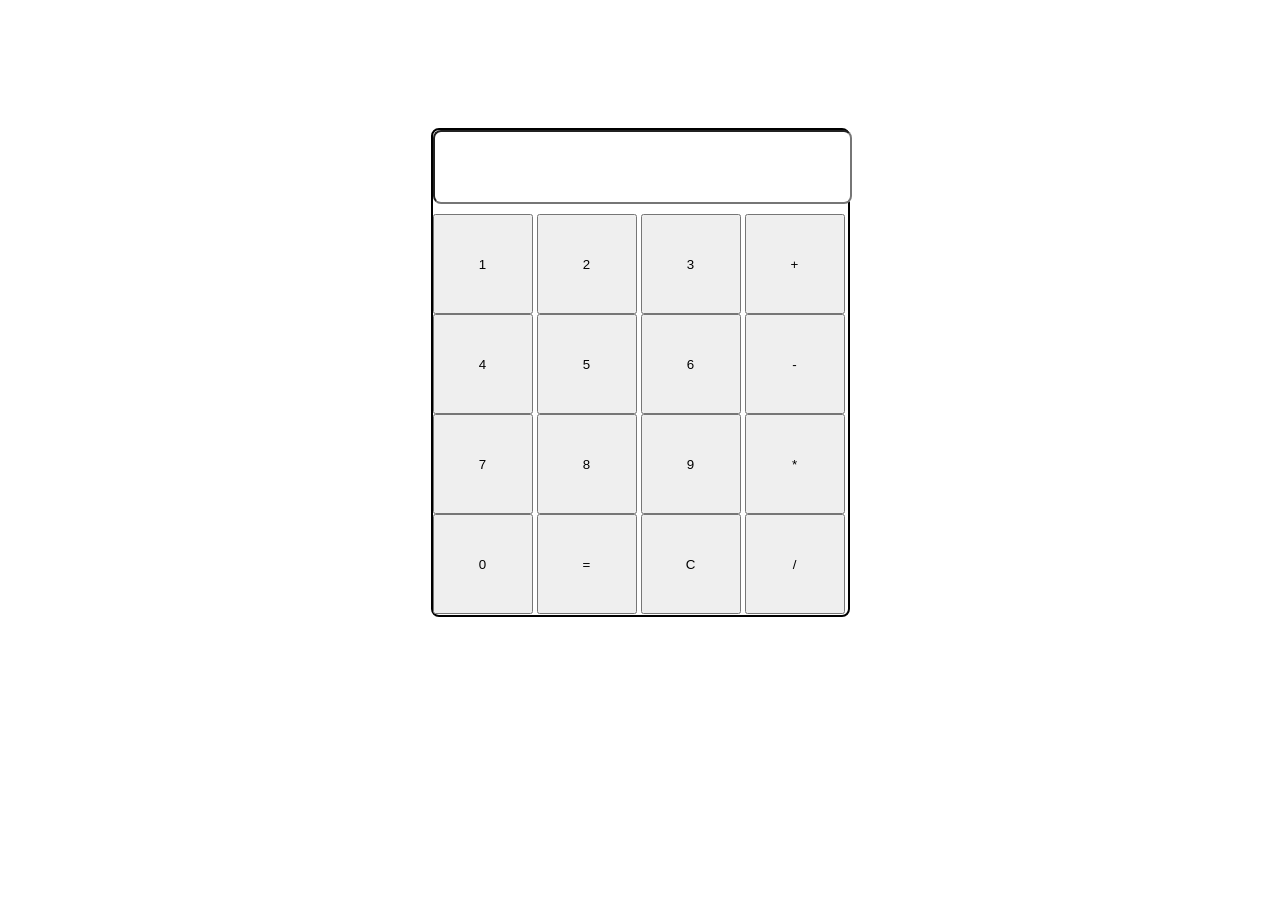
<file: Day-06 Javascript/index.html>
<!DOCTYPE html>
<html lang="en">
<head>
    <meta charset="UTF-8">
    <meta name="viewport" content="width=device-width, initial-scale=1.0">
    <link rel="stylesheet" href="style.css">
    <script src="script.js"></script>
    <title>Calculator</title>
</head>
<body>

    <main>
       
        <article>
        <div class="input-field">
             <input id="input" readonly >
        </div>

            <div class="parent">
            <div class="row1">
            <button onclick="display('1')" id="btn1">1</button>
            <button onclick="display('2')" id="btn2">2</button>
            <button onclick="display('3')" id="btn3">3</button>
            <button onclick="display('+')" id="btnPlus">+</button>
            </div>
            
            <div class="row2">
            <button onclick="display('4')" id="btn4">4</button>
            <button onclick="display('5')" id="btn5">5</button>
            <button onclick="display('6')" id="btn6">6</button>
            <button onclick="display('-')" id="btnMinus">-</button>
            </div>

            <div class="row3">
            <button onclick="display('7')" id="btn7">7</button>
            <button onclick="display('8')" id="btn8">8</button>
            <button onclick="display('9')" id="btn9">9</button>
            <button  onclick="display('*')" id="btnMultiply">*</button>
            </div>

            <div class="row4">
            <button  onclick="display('0')" id="btn0">0</button>
            <button  onclick="calculate()" id="btnEquals">=</button>
            <button  onclick="clearDisplay()" id="btnClear">C</button>
            <button  onclick="display('/')" id="btnDivide">/</button>
            </div>
              </div>

        </article>

    </main>

    
</body>
</html>
</file>
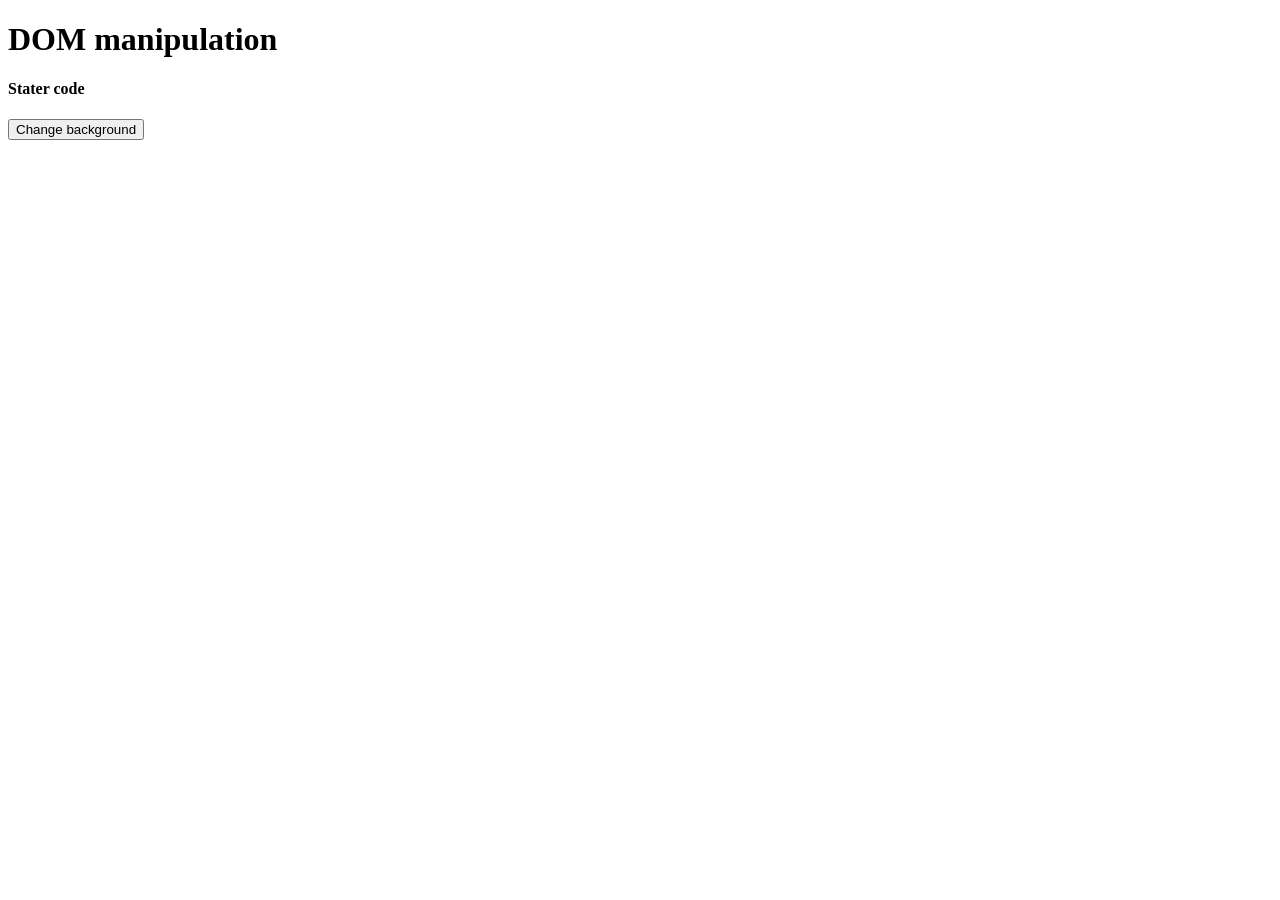
<file: Day-08 Objects & DOM/index.html>
<!DOCTYPE html>
<html lang="en">
<head>
    <meta charset="UTF-8">
    <meta name="viewport" content="width=device-width, initial-scale=1.0">
    <title>DOM Manipulation</title>
    <link rel="stylesheet" href="style.css">
    <script src="script.js" defer></script>
</head>
<body>
    <h1>DOM manipulation</h1>
    <h4>Stater code</h4>
    <button id="bgButton">Change background</button>
</body>
</html>
</file>
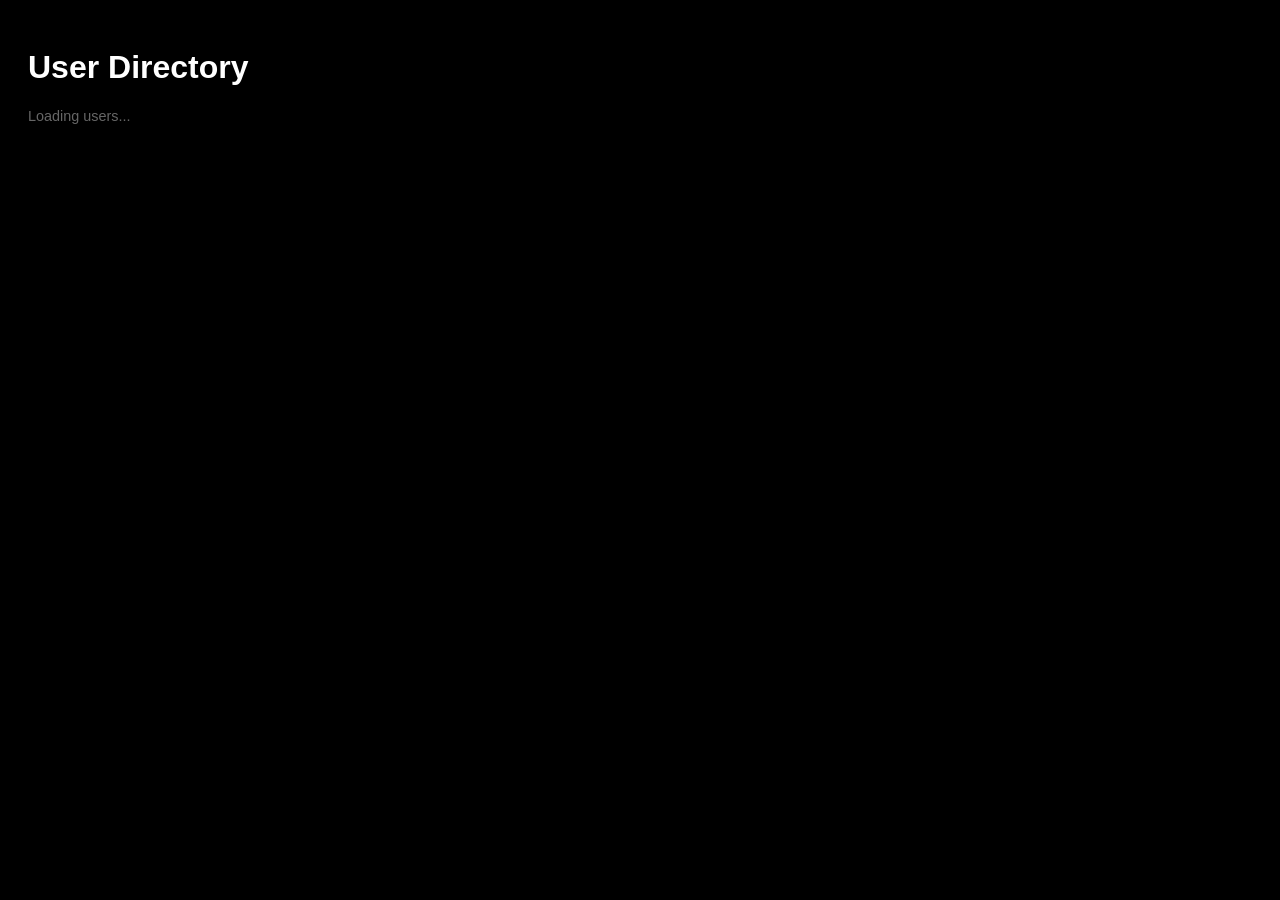
<file: Day-10 Async JS/index.html>
<!doctype html>
<html lang="en">
  <head>
    <meta charset="UTF-8" />
    <meta name="viewport" content="width=device-width, initial-scale=1.0" />
    <title>User Directory</title>
    <link rel="stylesheet" href="style.css" />
  </head>
  <body>
    <h1>User Directory</h1>
    <div id="data-container">
      <p>Loading users...</p>
    </div>
    <script src="script.js"></script>
  </body>
</html>
</file>
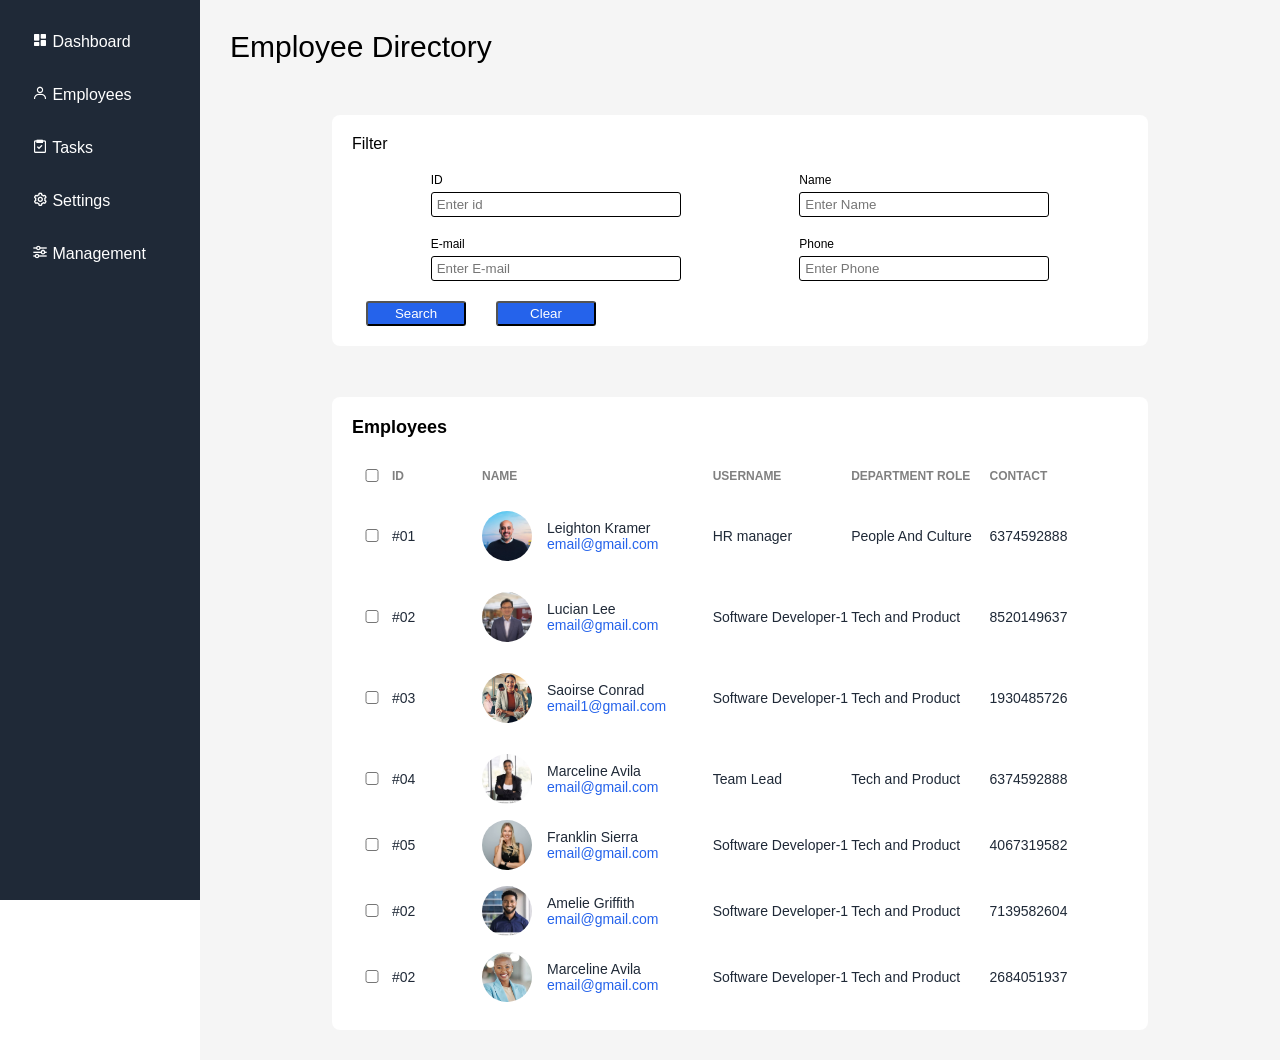
<file: Day-11 /index.html>
<!doctype html>
<html lang="en">
  <head>
    <meta charset="UTF-8" />
    <meta name="viewport" content="width=device-width, initial-scale=1.0" />
    <link rel="stylesheet" href="style.css" />
    <link
      href="https://unpkg.com/boxicons@2.1.4/css/boxicons.min.css"
      rel="stylesheet"
    />
    <title>Employee Directory</title>
  </head>
  <body>
    <div class="container">
      <aside class="sidebar">
        <a href=""><i class="bx bxs-dashboard"></i> Dashboard</a>
        <a href=""><i class="bx bx-user"></i> Employees</a>
        <a href=""><i class="bx bx-task"></i> Tasks</a>
        <a href=""><i class="bx bx-cog"></i> Settings</a>
        <a href=""><i class="bx bx-slider-alt"></i> Management</a>
      </aside>
      <main class="content">
        <p class="emp-dir">Employee Directory</p>
        <!-- <div id="input">
    <input type="text" id="search" placeholder="Search for an Employee">
        </div> -->
        <!-- <div id="list"></div> -->
        <div class="parent-container">
          <div class="search">
            <p class="head">Filter</p>

            <div class="parent-search">
  <div class="generic-div">
    <p>ID</p>
    <input id="search-id" class="generic-input" type="text" placeholder="Enter id" />
  </div>
  <div class="generic-div">
    <p>Name</p>
    <input id="search-name" class="generic-input" type="text" placeholder="Enter Name" />
  </div>
  <div class="generic-div">
    <p>E-mail</p>
    <input id="search-email" class="generic-input" type="text" placeholder="Enter E-mail" />
  </div>
 <div class="generic-div">
  <p>Phone</p>
  <input id="search-phone" class="generic-input" type="text" placeholder="Enter Phone" />
</div>
</div>

<div class="search-btn">
  <button id="btn">Search</button>
  <button id="clear-btn" type="button">Clear</button>
</div>

          </div>

  <div class="emp-table">
  <p id="emp-list">Employees</p>
  

  <div class="emp-heading">
    <input type="checkbox" id="select-all">
    <p>ID</p>
    <p>NAME</p>
    <p>USERNAME</p>
    <p>DEPARTMENT ROLE</p>
    <p>CONTACT</p>
  </div>
  
  <div class="emp-data">
    

    <div class="emp-data1">
      <input type="checkbox" class="row-check">
      <p>#01</p>
        <div class="user">

     <img class="emp-img" src="./Assets/pic_1.jpeg" alt="">
     <div class="info">
   <p>Leighton Kramer</p>
        <p style="color: #2563EB;">email@gmail.com</p>
     </div>
    </div>
      <p>HR manager</p>
      <p>People And Culture</p>
      <p>6374592888</p>
      
    </div>
    
    <div class="emp-data1">
      <input type="checkbox" class="row-check">
      <p>#02</p>
        <div class="user">

     <img class="emp-img" src="./Assets/pic_2.jpeg" alt="">
     <div class="info">
   <p>Lucian Lee</p>
        <p style="color: #2563EB;">email@gmail.com</p>
     </div>
    </div>
      <p>Software Developer-1</p>
      <p>Tech and Product</p>
       <p>8520149637</p>
    </div>
    
<div class="emp-data1">
      <input type="checkbox" class="row-check">
      <p>#03</p>
        <div class="user">

     <img class="emp-img" src="./Assets/pic_3.jpeg" alt="">
     <div class="info">
   <p>Saoirse Conrad</p>
        <p style="color: #2563EB;">email1@gmail.com</p>
     </div>
    </div>
      <p>Software Developer-1</p>
      <p>Tech and Product</p>
      <p>1930485726</p>
    </div>

    <div class="emp-data1">
      <input type="checkbox" class="row-check">
      <p>#04</p>
        <div class="user">

     <img class="emp-img" src="./Assets/pic_4.jpeg" alt="">
     <div class="info">
   <p>Marceline Avila</p>
        <p style="color: #2563EB;">email@gmail.com</p>
     </div>
    </div>
      <p>Team Lead</p>
      <p>Tech and Product</p>
      <p>6374592888</p>
    </div>
  </div>
  <div class="emp-data1">
      <input type="checkbox" class="row-check">
      <p>#05</p>
        <div class="user">

     <img class="emp-img" src="./Assets/pic_5.jpeg" alt="">
     <div class="info">
   <p>Franklin Sierra</p>
        <p style="color: #2563EB;">email@gmail.com</p>
     </div>
    </div>
      <p>Software Developer-1</p>
      <p>Tech and Product</p>
      <p>4067319582</p>
    </div>
    <div class="emp-data1">
      <input type="checkbox" class="row-check">
      <p>#02</p>
        <div class="user">

     <img class="emp-img" src="./Assets/pic_6.jpeg" alt="">
     <div class="info">
   <p>Amelie Griffith</p>
        <p style="color: #2563EB;">email@gmail.com</p>
     </div>
    </div>
      <p>Software Developer-1</p>
      <p>Tech and Product</p>
      <p>7139582604</p>
    </div>
    <div class="emp-data1">
      <input type="checkbox" class="row-check">
      <p>#02</p>
        <div class="user">

     <img class="emp-img" src="./Assets/pic_7.jpeg" alt="">
     <div class="info">
   <p>Marceline Avila</p>
        <p style="color: #2563EB;">email@gmail.com</p>
     </div>
    </div>
      <p>Software Developer-1</p>
      <p>Tech and Product</p>
      <p>2684051937</p>
    </div>
</div>

          </div>
        </div>
      </main>
    </div>
    <script src="script.js"></script>
  </body>
</html>
</file>
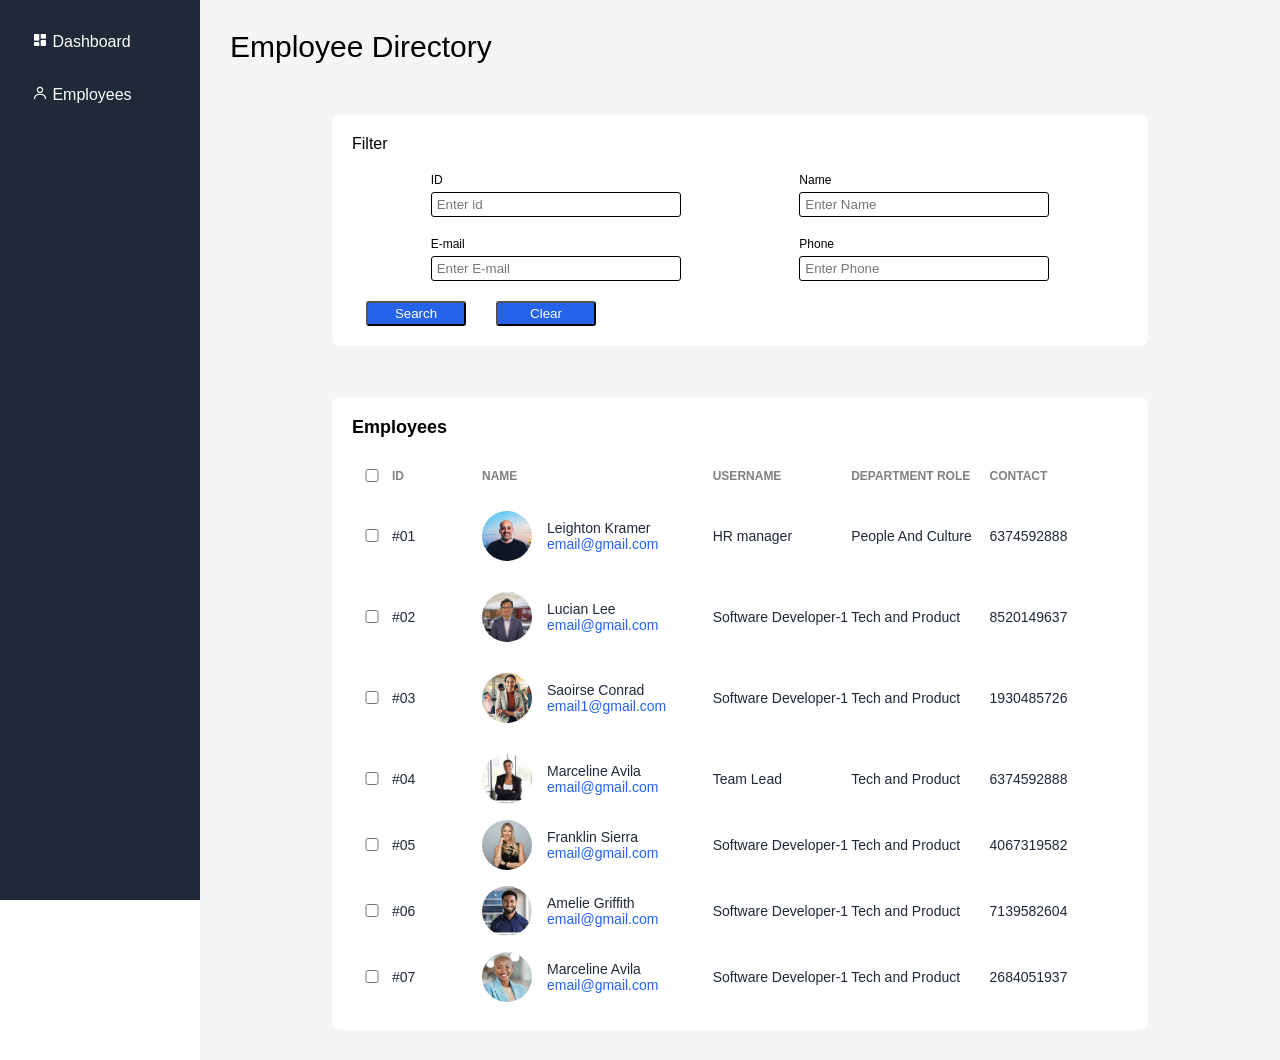
<file: Day-11-Employee_Directory/index.html>
<!doctype html>
<html lang="en">
  <head>
    <meta charset="UTF-8" />
    <meta name="viewport" content="width=device-width, initial-scale=1.0" />
    <link rel="stylesheet" href="style.css" />
    <link
      href="https://unpkg.com/boxicons@2.1.4/css/boxicons.min.css"
      rel="stylesheet"
    />
    <title>Employee Directory</title>
  </head>
  <body>
    <div class="container">
      <aside class="sidebar">
        <a href="./Components/Dashboard.html"><i class="bx bxs-dashboard"></i> Dashboard</a>
        <a href="./index.html"><i class="bx bx-user"></i> Employees</a>
        <!-- <a href="./Components/tasks.html"><i class="bx bx-task"></i> Tasks</a> -->
        <!-- <a href=""><i class="bx bx-cog"></i> Settings</a> -->
        <!--   <a href=""><i class="bx bx-slider-alt"></i> Management</a> -->
      </aside>
      <main class="content">
        <p class="emp-dir">Employee Directory</p>
        <!-- <div id="input">
    <input type="text" id="search" placeholder="Search for an Employee">
        </div> -->
        <!-- <div id="list"></div> -->
        <div class="parent-container">
          <div class="search">
            <p class="head">Filter</p>

            <div class="parent-search">
  <div class="generic-div">
    <p>ID</p>
    <input id="search-id" class="generic-input" type="text" placeholder="Enter id" />
  </div>
  <div class="generic-div">
    <p>Name</p>
    <input id="search-name" class="generic-input" type="text" placeholder="Enter Name" />
  </div>
  <div class="generic-div">
    <p>E-mail</p>
    <input id="search-email" class="generic-input" type="text" placeholder="Enter E-mail" />
  </div>
 <div class="generic-div">
  <p>Phone</p>
  <input id="search-phone" class="generic-input" type="text" placeholder="Enter Phone" />
</div>
</div>

<div class="search-btn">
  <button id="btn">Search</button>
  <button id="clear-btn" type="button">Clear</button>
</div>

          </div>

  <div class="emp-table">
  <p id="emp-list">Employees</p>
  

  <div class="emp-heading">
    <input type="checkbox" id="select-all">
    <p>ID</p>
    <p>NAME</p>
    <p>USERNAME</p>
    <p>DEPARTMENT ROLE</p>
    <p>CONTACT</p>
  </div>
  
  <div class="emp-data">
    

    <div class="emp-data1">
      <input type="checkbox" class="row-check">
      <p>#01</p>
        <div class="user">

     <img class="emp-img" src="./Assets/pic_1.jpeg" alt="">
     <div class="info">
   <p>Leighton Kramer</p>
        <p style="color: #2563EB;">email@gmail.com</p>
     </div>
    </div>
      <p>HR manager</p>
      <p>People And Culture</p>
      <p>6374592888</p>
      
    </div>
    
    <div class="emp-data1">
      <input type="checkbox" class="row-check">
      <p>#02</p>
        <div class="user">

     <img class="emp-img" src="./Assets/pic_2.jpeg" alt="">
     <div class="info">
   <p>Lucian Lee</p>
        <p style="color: #2563EB;">email@gmail.com</p>
     </div>
    </div>
      <p>Software Developer-1</p>
      <p>Tech and Product</p>
       <p>8520149637</p>
    </div>
    
<div class="emp-data1">
      <input type="checkbox" class="row-check">
      <p>#03</p>
        <div class="user">

     <img class="emp-img" src="./Assets/pic_3.jpeg" alt="">
     <div class="info">
   <p>Saoirse Conrad</p>
        <p style="color: #2563EB;">email1@gmail.com</p>
     </div>
    </div>
      <p>Software Developer-1</p>
      <p>Tech and Product</p>
      <p>1930485726</p>
    </div>

    <div class="emp-data1">
      <input type="checkbox" class="row-check">
      <p>#04</p>
        <div class="user">

     <img class="emp-img" src="./Assets/pic_4.jpeg" alt="">
     <div class="info">
   <p>Marceline Avila</p>
        <p style="color: #2563EB;">email@gmail.com</p>
     </div>
    </div>
      <p>Team Lead</p>
      <p>Tech and Product</p>
      <p>6374592888</p>
    </div>
  </div>
  <div class="emp-data1">
      <input type="checkbox" class="row-check">
      <p>#05</p>
        <div class="user">

     <img class="emp-img" src="./Assets/pic_5.jpeg" alt="">
     <div class="info">
   <p>Franklin Sierra</p>
        <p style="color: #2563EB;">email@gmail.com</p>
     </div>
    </div>
      <p>Software Developer-1</p>
      <p>Tech and Product</p>
      <p>4067319582</p>
    </div>
    <div class="emp-data1">
      <input type="checkbox" class="row-check">
      <p>#06</p>
        <div class="user">

     <img class="emp-img" src="./Assets/pic_6.jpeg" alt="">
     <div class="info">
   <p>Amelie Griffith</p>
        <p style="color: #2563EB;">email@gmail.com</p>
     </div>
    </div>
      <p>Software Developer-1</p>
      <p>Tech and Product</p>
      <p>7139582604</p>
    </div>
    <div class="emp-data1">
      <input type="checkbox" class="row-check">
      <p>#07</p>
        <div class="user">

     <img class="emp-img" src="./Assets/pic_7.jpeg" alt="">
     <div class="info">
   <p>Marceline Avila</p>
        <p style="color: #2563EB;">email@gmail.com</p>
     </div>
    </div>
      <p>Software Developer-1</p>
      <p>Tech and Product</p>
      <p>2684051937</p>
    </div>
</div>

          </div>
        </div>
      </main>
    </div>
    <script src="script.js"></script>
  </body>
</html>
</file>
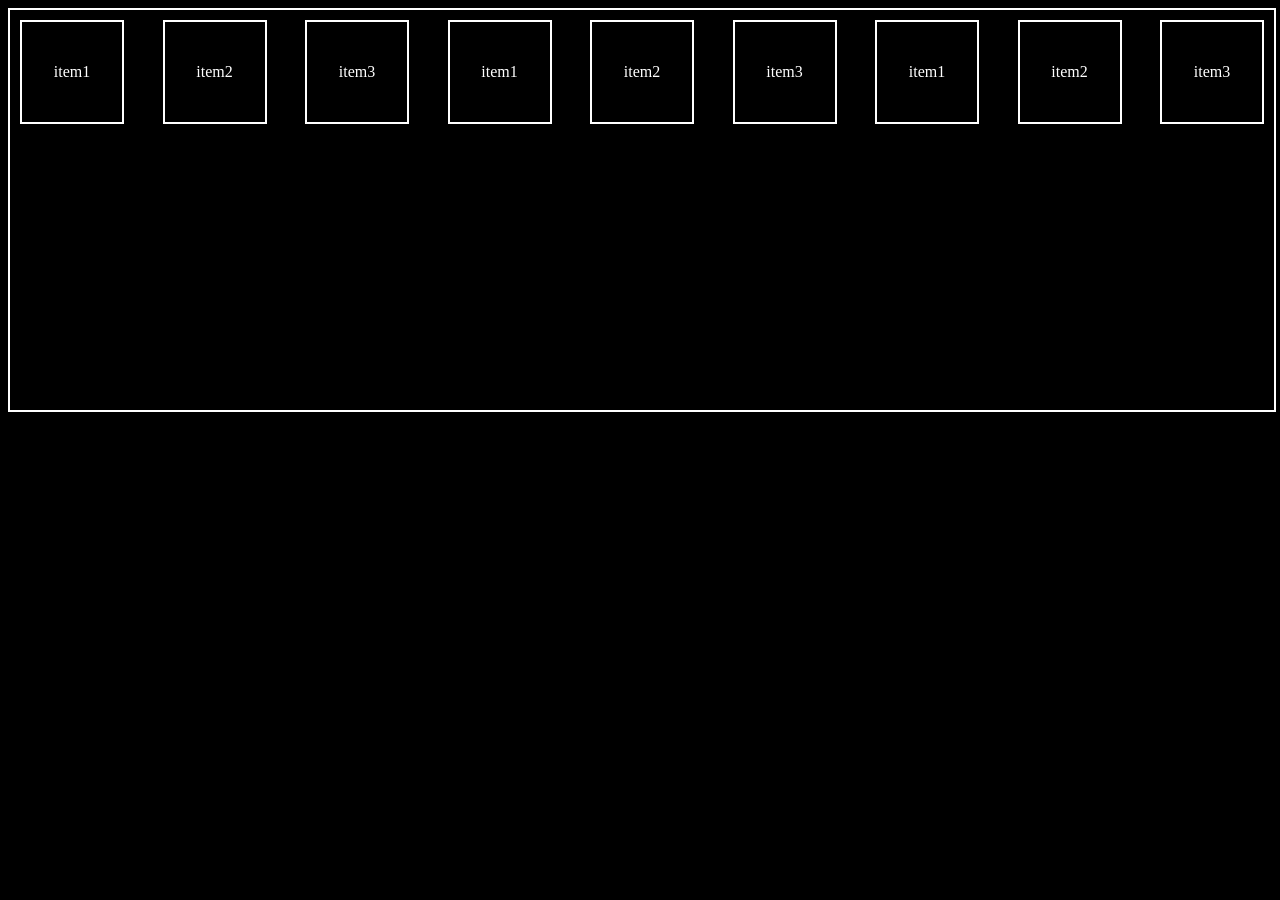
<file: flexbox/index.html>
<!DOCTYPE html>
<html lang="en">
<head>
    <meta charset="UTF-8">
    <meta name="viewport" content="width=device-width, initial-scale=1.0">
    <title>Document</title>
    <link rel="stylesheet" href="style.css">
</head>
<body>
    <div class="container">
        <div class="items">item1</div>
        <div class="items">item2</div>
        <div class="items">item3</div>
          <div class="items">item1</div>
        <div class="items">item2</div>
        <div class="items">item3</div>
          <div class="items">item1</div>
        <div class="items">item2</div>
        <div class="items">item3</div>
    </div>
</body>
</html>
</file>
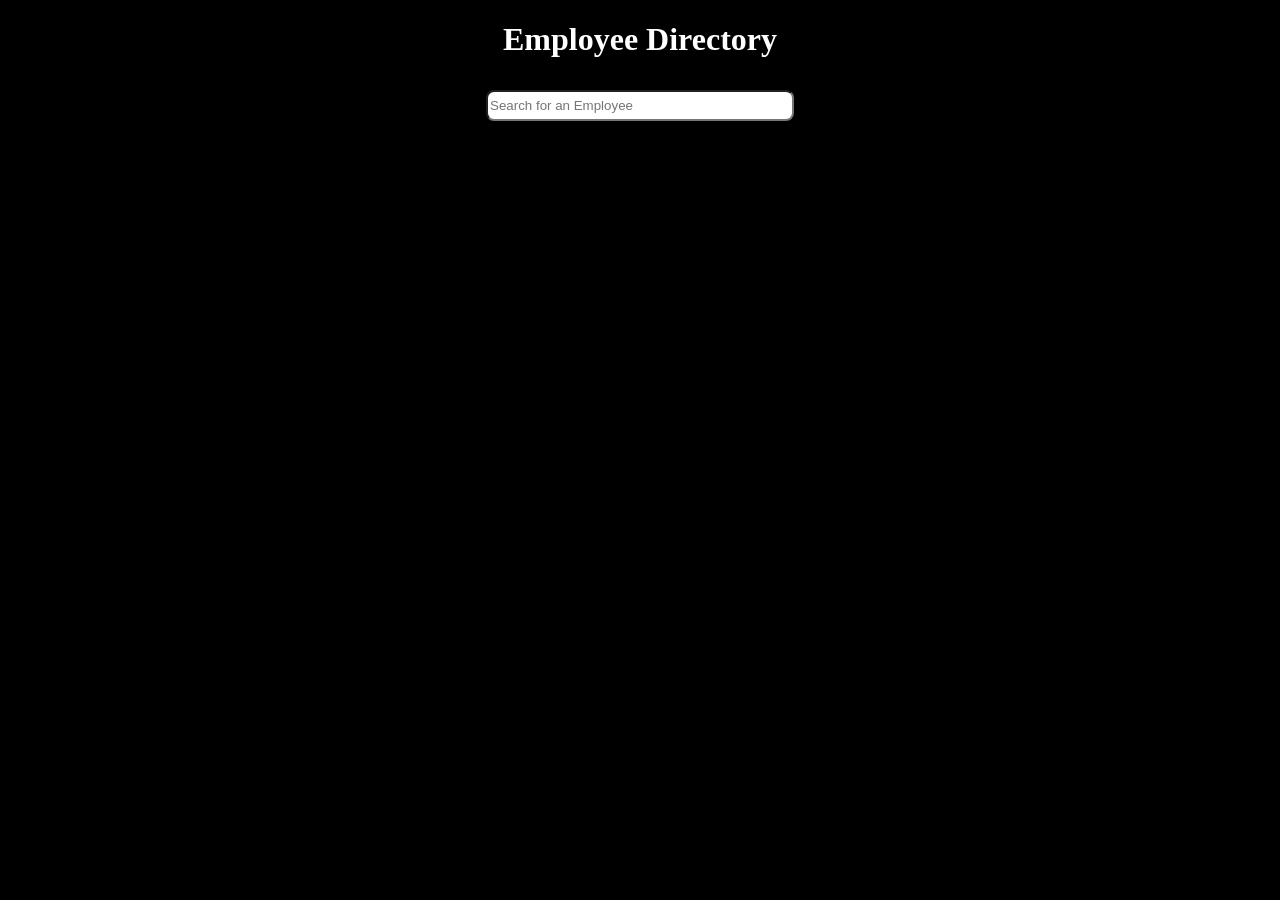
<file: Mini_Web_Project/index.html>
<!doctype html>
<html lang="en">
  <head>
    <meta charset="UTF-8" />
    <meta name="viewport" content="width=device-width, initial-scale=1.0" />
    <title>Employee Directory</title>
    <link rel="stylesheet" href="style.css" />
  </head>
  <body>
    <h1 id="heading-1">Employee Directory</h1>
        <div id="input">
 <input type="text" id="search" placeholder="Search for an Employee">
        </div>
    <div id="list"></div>
    <script src="script.js"></script>
  </body>
</html>
</file>
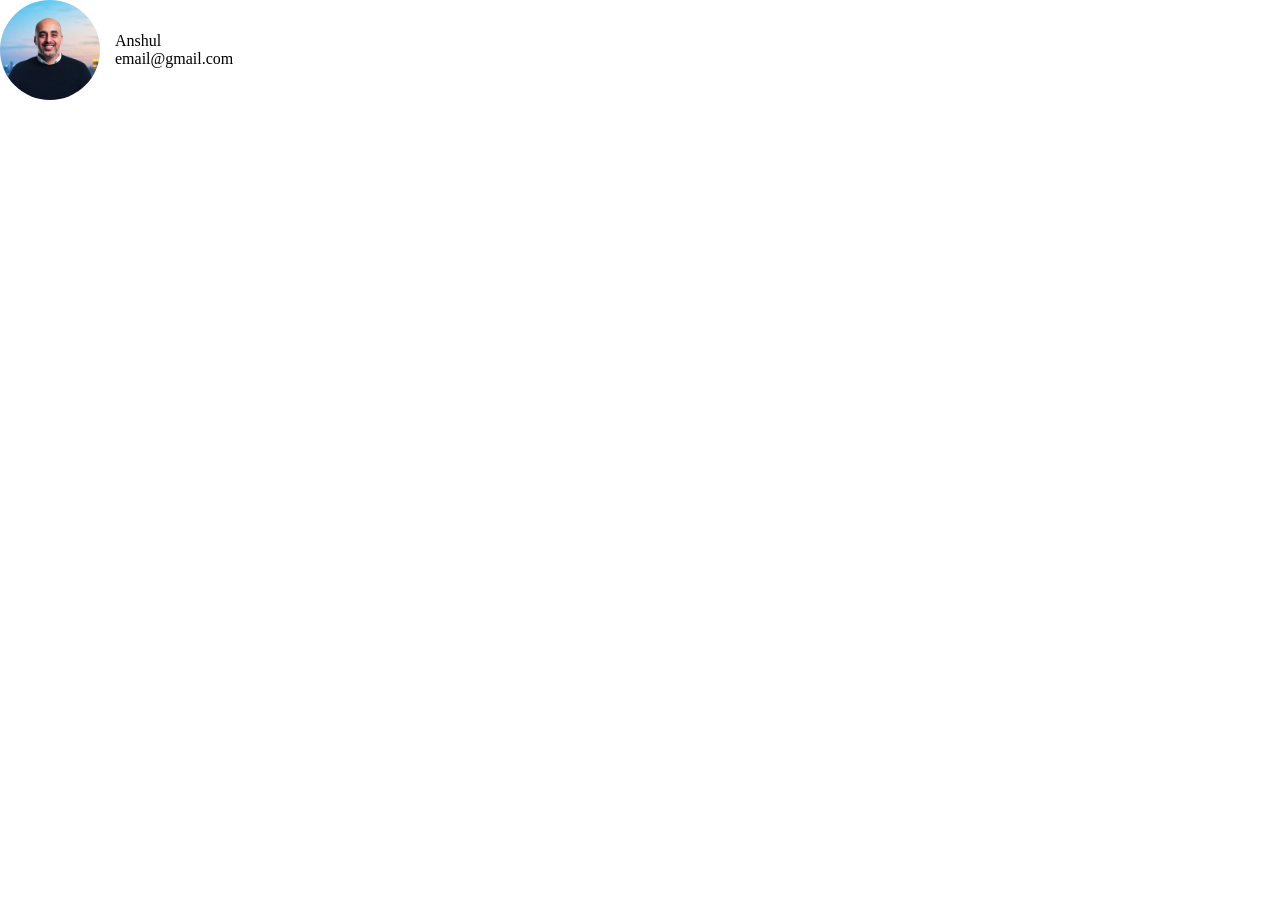
<file: Temp_Development/index.html>
<!DOCTYPE html>
<html lang="en">
<head>
    <meta charset="UTF-8">
    <meta name="viewport" content="width=device-width, initial-scale=1.0">
    <title>Document</title>
    <link rel="stylesheet" href="style.css">
</head>
<body>
    <div class="user">

     <img class="emp-img" src="./Assets/pic_1.jpeg" alt="">
     <div class="info">
   <p >Anshul</p>
        <p>email@gmail.com</p>
     </div>
     
    </div>
   
</body>
</html>
</file>
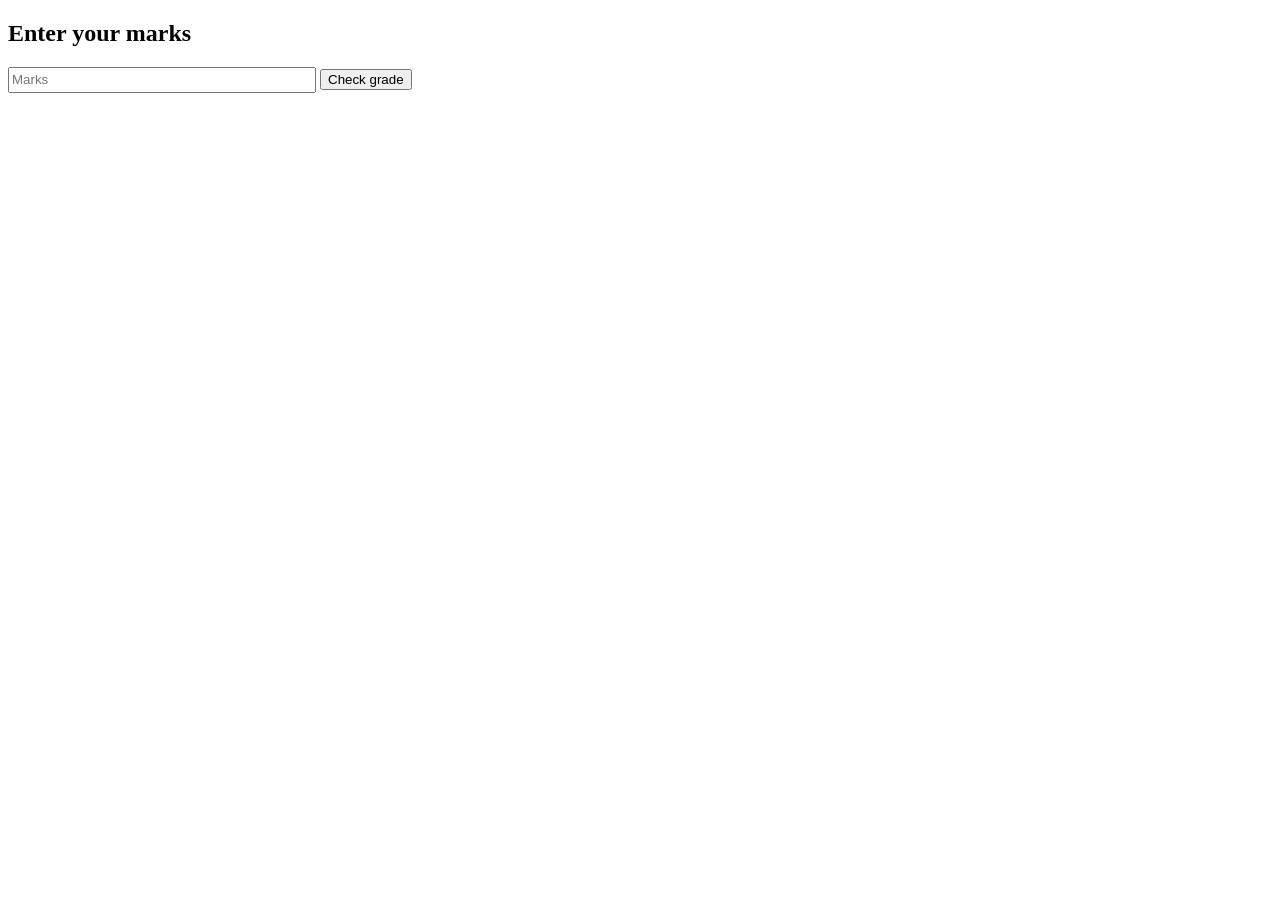
<file: Day-06 Javascript/Grade calculator/index.html>
<!DOCTYPE html>
<html lang="en">
<head>
    <meta charset="UTF-8">
    <meta name="viewport" content="width=device-width, initial-scale=1.0">
    <title>Grade Calculator</title>
    <link rel="stylesheet" href="style.css">
    <script src="srcipt.js"></script>

</head>
<body>
    <main>
        <article>
            <h1>Enter your marks</h1>
            <input id="marksInput" type="text" placeholder="Marks">
            <button onclick="calculateGrade()">Check grade</button>
            <h1 id="grade"></h1>
        </article>
    </main>
</body>
</html>
</file>
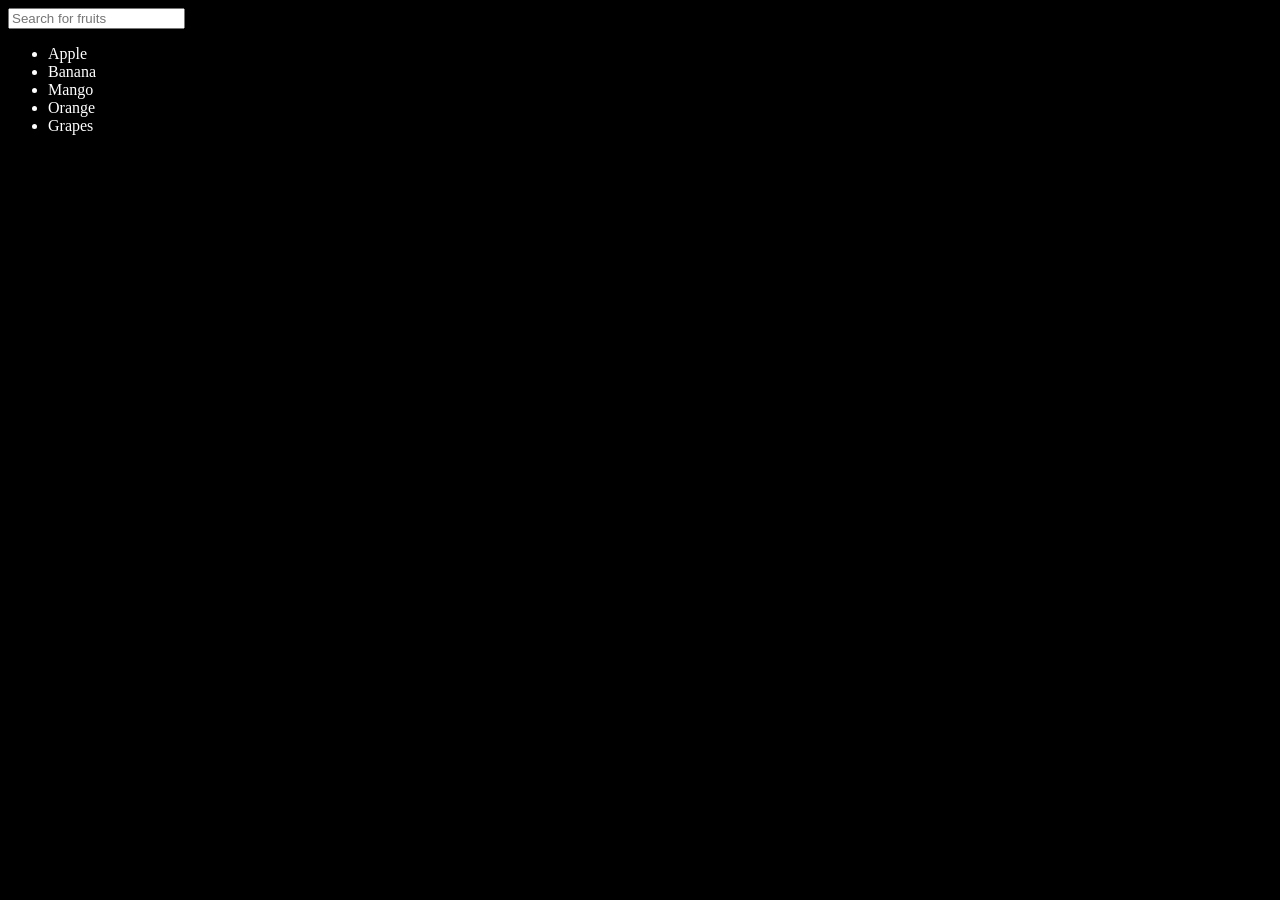
<file: Day-07 function & Arrays/list_filtering/index.html>
<!DOCTYPE html>
<html lang="en">
<head>
    <meta charset="UTF-8">
    <meta name="viewport" content="width=device-width, initial-scale=1.0">
    <title>List Filtering</title>
    <link rel="stylesheet" href="style.css">
</head>
<body>
    <div class="inp-btn">
        <input type="text" id="search" placeholder="Search for fruits"/>
        <ul id="list">
            <li>Apple</li>
            <li>Banana</li>
            <li>Mango</li>
            <li>Orange</li>
            <li>Grapes</li>
        </ul>  
    </div>
    <script src="script.js"></script>
</body>
</html>
</file>
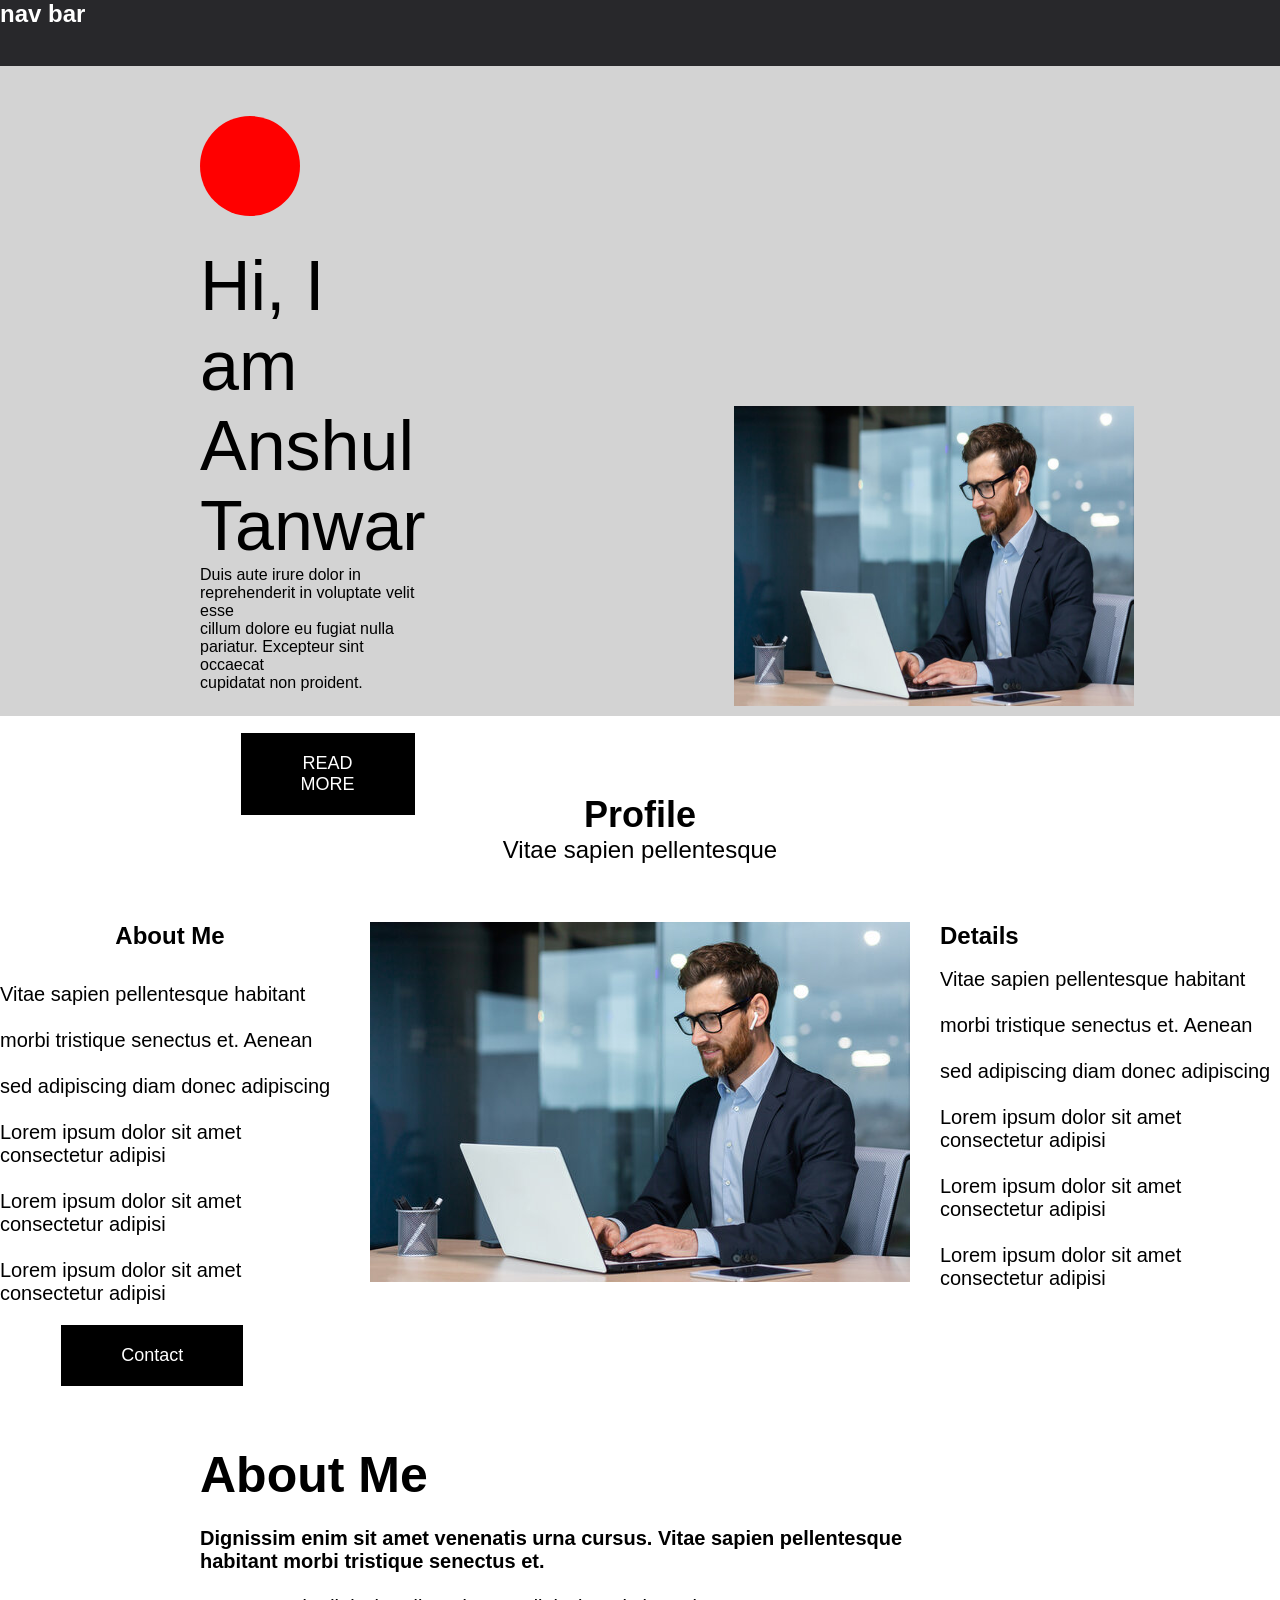
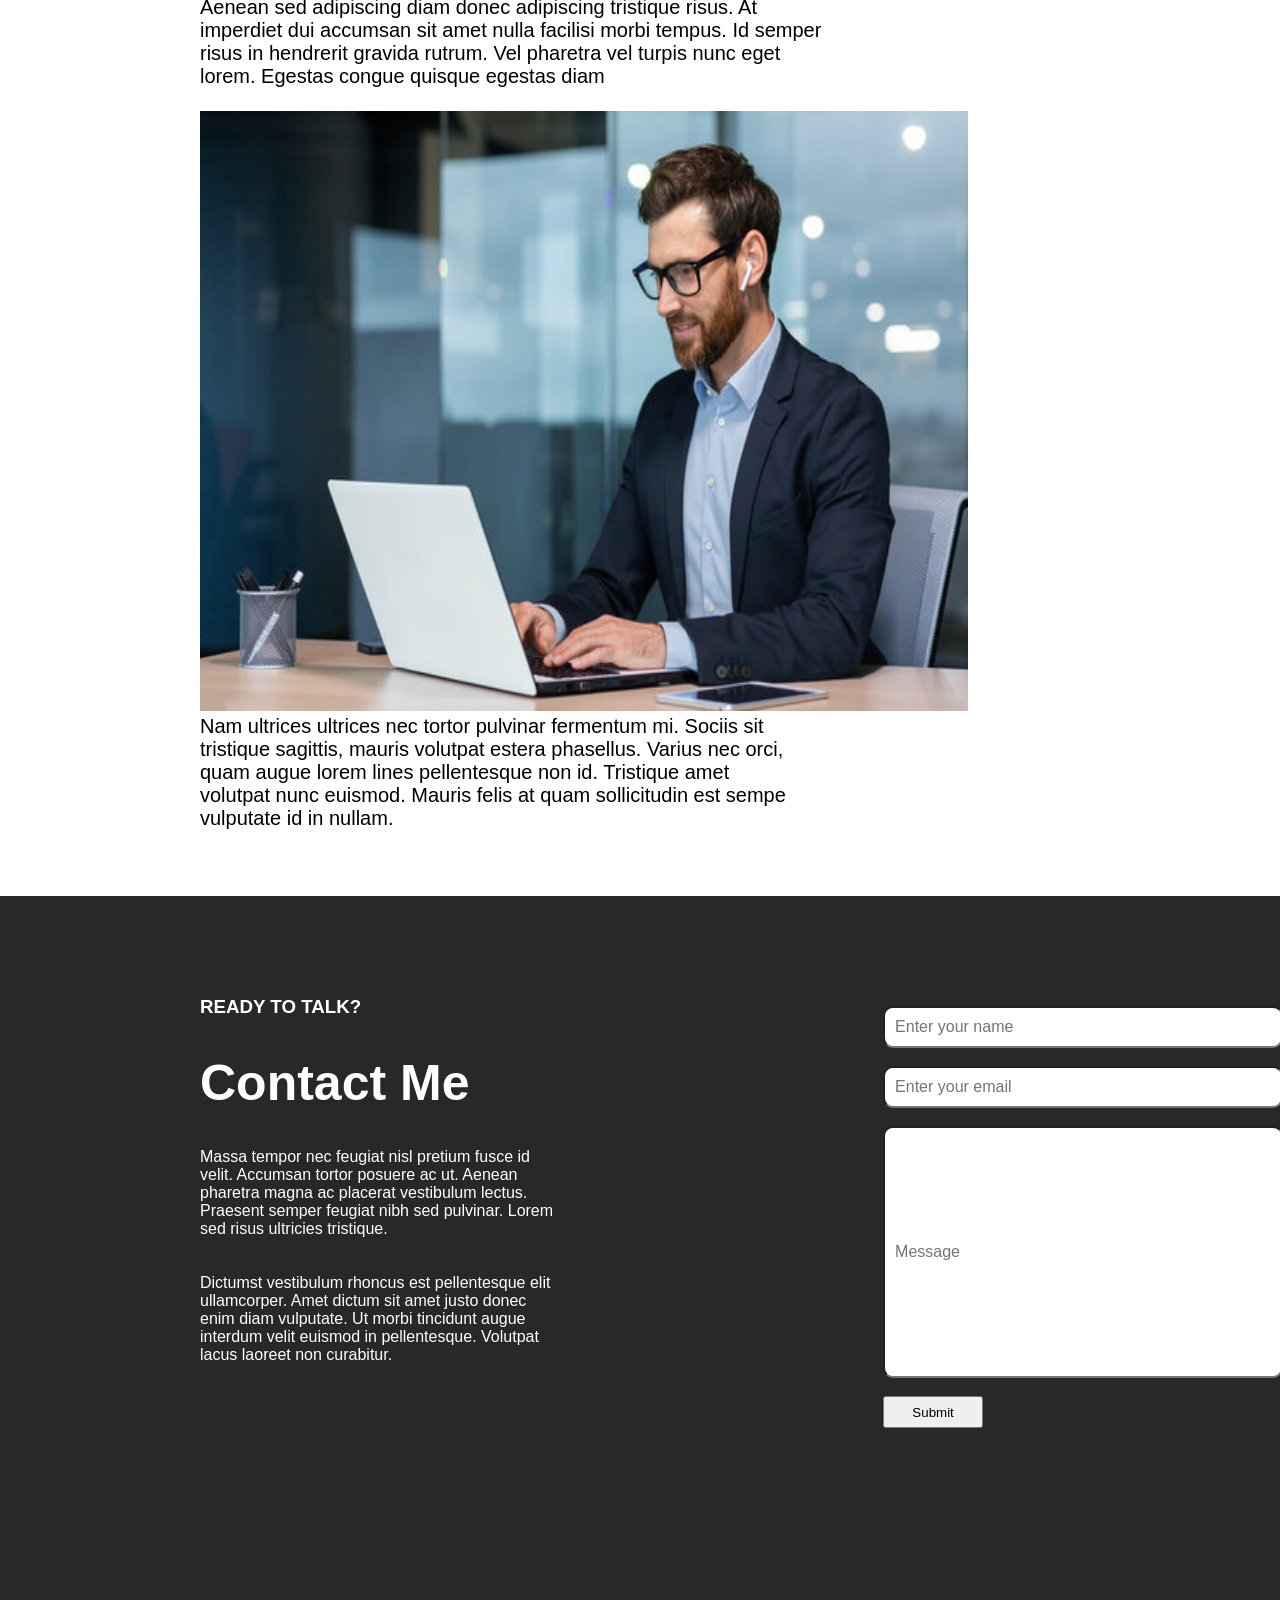
<file: Day-02-03/Profile_Page.html>
<!doctype html>
<html lang="en">
  <head>
    <meta charset="UTF-8" />
    <meta name="viewport" content="width=device-width, initial-scale=1.0" />
    <link rel="stylesheet" href="./style.css" />
    <title>Profile Page</title>
  </head>
  <body>
    <header>
      <nav id="head">
        <h2>nav bar</h2>
      </nav>
    </header>

    <main>
      <article id="bgrnd">
        <div class="p-red-circle">
          <div class="red-circle"></div>
        </div>

        <div class="h1p">
          <div class="hp">
            <h1 id="intro">
              Hi, I am <br />
              Anshul Tanwar
            </h1>
            <p>
              Duis aute irure dolor in reprehenderit in voluptate velit esse
              <br />
              cillum dolore eu fugiat nulla pariatur. Excepteur sint occaecat
              <br />
              cupidatat non proident.
            </p>
            <div class="read_more_btn">
              <button>READ MORE</button>
            </div>
          </div>

          <div class="profile_picture">
            <img id="img1" src="./assets/pic3.jpg" alt="" />
          </div>
        </div>
      </article>

      <article class="parent-div">
        <div class="profile">
          <h1>Profile</h1>
          <p>Vitae sapien pellentesque</p>
        </div>

        <div class="about-img-details">
          <div class="about-me">
            <div class="abhp">
              <h2>About Me</h2>
              <br />
              <p>
                Vitae sapien pellentesque habitant
                <br />
                <br />
                morbi tristique senectus et. Aenean
                <br />
                <br />

                sed adipiscing diam donec adipiscing
                <br />
                <br />
                Lorem ipsum dolor sit amet consectetur adipisi
                <br />
                <br />
                Lorem ipsum dolor sit amet consectetur adipisi
                <br />
                <br />
                Lorem ipsum dolor sit amet consectetur adipisi
              </p>
            </div>

            <div class="read_more_btn" style="padding-top: 20px">
              <button>Contact</button>
            </div>
          </div>

          <div class="img">
            <img src="./assets/pic3.jpg" alt="" />
          </div>

          <div>
            <h2>Details</h2>
            <br />
            <p id="p-tag">
              Vitae sapien pellentesque habitant
              <br />
              <br />
              morbi tristique senectus et. Aenean
              <br />
              <br />

              sed adipiscing diam donec adipiscing
              <br />
              <br />
              Lorem ipsum dolor sit amet consectetur adipisi
              <br />
              <br />
              Lorem ipsum dolor sit amet consectetur adipisi
              <br />
              <br />
              Lorem ipsum dolor sit amet consectetur adipisi
            </p>
          </div>
        </div>
      </article>

      <article class="p-aboutme">
        <div class="aboutme-p">
          <h1>About Me</h1>
          <br />
          <strong
            >Dignissim enim sit amet venenatis urna cursus. Vitae sapien
            pellentesque <br />habitant morbi tristique senectus et.
          </strong>
          <br />
          <br />
          <p>
            Aenean sed adipiscing diam donec adipiscing tristique risus. At
            <br />
            imperdiet dui accumsan sit amet nulla facilisi morbi tempus. Id
            semper <br />
            risus in hendrerit gravida rutrum. Vel pharetra vel turpis nunc eget
            <br />
            lorem. Egestas congue quisque egestas diam
          </p>
          <br />
        </div>

        <div class="image-box">
          <img src="./assets/pic3.jpg" alt="" />
          <br />
          <p>
            Nam ultrices ultrices nec tortor pulvinar fermentum mi. Sociis sit
            <br />
            tristique sagittis, mauris volutpat estera phasellus. Varius nec
            orci, <br />
            quam augue lorem lines pellentesque non id. Tristique amet<br />
            volutpat nunc euismod. Mauris felis at quam sollicitudin est sempe
            <br />vulputate id in nullam.
          </p>
        </div>
      </article>
    </main>

    <footer class="contact-me-parent-div">
      <div class="contact-me">
        <h3>READY TO TALK?</h3>
        <br />
        <br />
        <h1 style="font-size: 50px">Contact Me</h1>
        <br />
        <br />
        <p>
          Massa tempor nec feugiat nisl pretium fusce id <br />
          velit. Accumsan tortor posuere ac ut. Aenean <br />
          pharetra magna ac placerat vestibulum lectus. <br />
          Praesent semper feugiat nibh sed pulvinar. Lorem <br />
          sed risus ultricies tristique.

          <br />
          <br />
          <br />
          Dictumst vestibulum rhoncus est pellentesque elit <br />
          ullamcorper. Amet dictum sit amet justo donec <br />
          enim diam vulputate. Ut morbi tincidunt augue <br />
          interdum velit euismod in pellentesque. Volutpat<br />
          lacus laoreet non curabitur.
        </p>
      </div>
      <div class="contact-form">
        <form
          action="mailto:someone@example.com"
          method="post"
          class="form-submit"
        >
          <input type="text" placeholder="Enter your name" />
          <br />
          <input type="text" placeholder="Enter your email" />
          <br />
          <input id="msg" type="text" placeholder="Message" />
          <br />
          <button type="submit">Submit</button>
        </form>
      </div>
    </footer>
  </body>
</html>
</file>
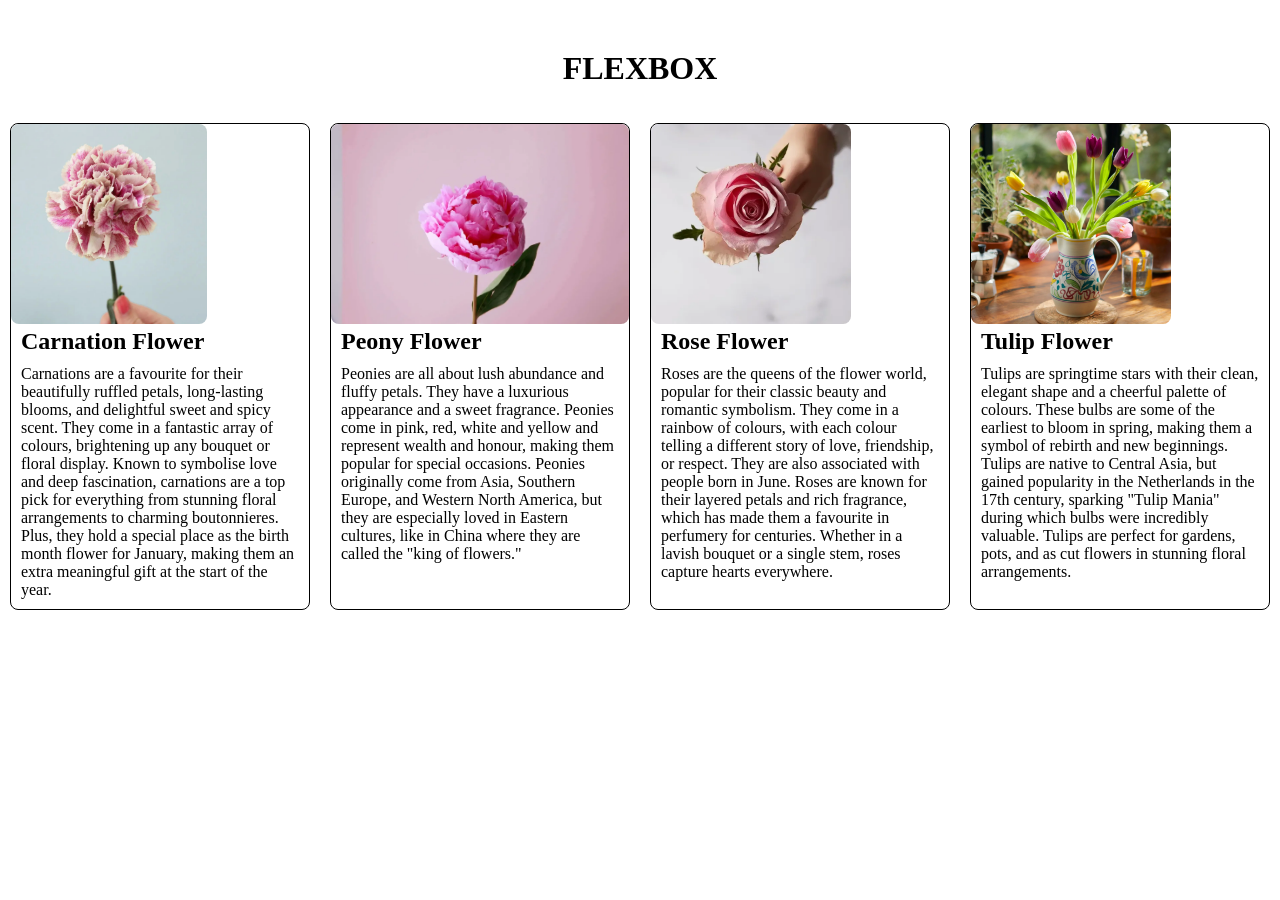
<file: Day-04 CSS/flexbox/Cards.html>
<!doctype html>
<html lang="en">
  <head>
    <meta charset="UTF-8" />
    <meta name="viewport" content="width=device-width, initial-scale=1.0" />
    <link rel="stylesheet" href="style.css" />
    <title>Flexbox</title>
  </head>
  <body>
    
    <div class="flex">
      <h1>FLEXBOX</h1>
    </div>


    <main>
        <article>
                <img src="Assets/carnation.png" alt="">
                <h2>Carnation Flower</h2>
                <p>Carnations are a favourite for their beautifully ruffled petals, long-lasting blooms, and delightful sweet and spicy scent. They come in a fantastic array of colours, brightening up any bouquet or floral display. Known to symbolise love and deep fascination, carnations are a top pick for everything from stunning floral arrangements to charming boutonnieres. Plus, they hold a special place as the birth month flower for January, making them an extra meaningful gift at the start of the year.
</p>
        </article>
         <article>
                <img src="Assets/peony.webp" alt="">
                <h2>Peony Flower</h2>
                <p>Peonies are all about lush abundance and fluffy petals. They have a luxurious appearance and a sweet fragrance. Peonies come in pink, red, white and yellow and represent wealth and honour, making them popular for special occasions. Peonies originally come from Asia, Southern Europe, and Western North America, but they are especially loved in Eastern cultures, like in China where they are called the "king of flowers."</p>
        </article>
           <article>
                <img src="Assets/roses.webp" alt="">
                <h2>Rose Flower</h2>
                <p>Roses are the queens of the flower world, popular for their classic beauty and romantic symbolism. They come in a rainbow of colours, with each colour telling a different story of love, friendship, or respect. They are also associated with people born in June. Roses are known for their layered petals and rich fragrance, which has made them a favourite in perfumery for centuries. Whether in a lavish bouquet or a single stem, roses capture hearts everywhere.</p>
        </article>
           <article>
                <img src="Assets/tulips.webp" alt="">
                <h2>Tulip Flower</h2>
                <p>Tulips are springtime stars with their clean, elegant shape and a cheerful palette of colours. These bulbs are some of the earliest to bloom in spring, making them a symbol of rebirth and new beginnings. Tulips are native to Central Asia, but gained popularity in the Netherlands in the 17th century, sparking "Tulip Mania" during which bulbs were incredibly valuable. Tulips are perfect for gardens, pots, and as cut flowers in stunning floral arrangements.</p>

    </main>
  
</body>
</html>
</file>
<file: Day-06 Javascript/style.css>
*{
    padding: 0;
    margin: 0;
}
main{
    display: flex;
    justify-content: center;
    align-items: center;
    padding-top: 10%;
}
article{
    border: solid 2px black;
    border-radius: 8px;
    height: 485px; 
    width: 415px;
}
button{
    height: 100px;
    width: 100px;
}
.parent{
    padding-top: 10px;
}
#input{
    width: 100%;
    height: 70px;
    border-radius: 8px;
}
</file>
<file: Day-08 Objects & DOM/style.css>
body{
    background-color: white;
    color: black;
    transition: 0.3s;
}
body.dark{
   background-color: black;
   color: white;
}
</file>
<file: Day-10 Async JS/style.css>
body {
  font-family: Arial, sans-serif;
  background-color: #f4f4f9;
  padding: 20px;
  background-color: black;
  color: white;
}
#data-container {
  display: grid;
  grid-template-columns: repeat(auto-fill, minmax(200px, 1fr));
  gap: 15px;
  margin-top: 20px;
}
#data-container div {
  background: white;
  padding: 15px;
  border-radius: 8px;
  box-shadow: 0 2px 4px rgba(0, 0, 0, 0.1);
}
h3 {
  margin: 0 0 5px 0;
  color: #333;
}
p {
  margin: 0;
  color: #666;
  font-size: 0.9em;
}
</file>
<file: Day-11 /style.css>
*{
    margin : 0px;
    padding : 0px;
    box-sizing: border-box;
}
body{
    /* background-color: black;
    color: white; */
    font-family: "Inter", sans-serif;
}
.container{
    display: flex;
    min-height: 100vh;
}
.sidebar{
    position: fixed;
    top:0;
    left: 0;
    width: 200px;
    height: 100vh;
    background-color: #1f2937;
    color: white;
    padding: 20px;
}
.sidebar a{
    display: block;
    color: white;
    text-decoration: none;
    padding: 12px;
    border-radius: 8px ;
    margin-bottom: 10px;    
}
.sidebar a:hover{
    background: #374151;
}
.content{
    flex:1;
    margin-left: 200px;
    padding: 30px;
    color: black;
    background: #f5f5f5;
}
.content .emp-dir{
   color: black;
   font-size: 30px;
}
#search{
    border-radius: 8px;
    margin: 10px;
    height: 25px;
    width: 300px;
    
}
#input{
    display: flex;
    justify-content: center;

}
.search{
    background-color: white;
    color: black;
    min-height: 180px;
    width: 80%;
    margin: 0 auto;
    border-radius: 8px;
     /* padding: 20px; */
}
.search p{
    padding: 20px 0 0 20px;
}
.parent-container{
    margin-top: 5%;
}
.generic-input{
    margin: 5px 20px 0 20px;
    padding: 5px;
    border-radius: 3px ;
    height: 25px;
    width: 250px;
    border : 1px black solid
}
.parent-search{
    display: flex;
    flex-wrap: wrap;
    justify-content: space-evenly;
   
}
.parent-search p {
    font-size: 12px;
}
.search-btn{
        display: flex;
        flex-wrap: wrap;
      margin: 20px 20px 10px 4px;
}
#clear-btn{
     margin-left: 30px;
    margin-bottom: 20px;
    height: 25px;
    border-radius: 3px;
    width: 100px;
    color: white;
    background-color: #2563EB;
}
#btn{
    margin-left: 30px;
    margin-bottom: 20px;
    height: 25px;
    border-radius: 3px;
    width: 100px;
    color: white;
    background-color: #2563EB;
    
}
.emp-table{
    background-color: white;
    min-height: 500px;
    width: 80%;
    margin: 0 auto;
    margin-top: 5%;
    border-radius: 8px;
    padding: 20px 0 0 20px;
}
#emp-list{
 padding-bottom: 2%;
}

#check{
    width: 20px;
    height: 20px;
}
/* Container for the table block */
.emp-table {
    background-color: white;
    padding: 20px;
    border-radius: 8px;
    color: black; /* Ensuring visibility on white bg */
}

#emp-list {
    font-weight: bold;
    font-size: 18px;
    margin-bottom: 15px;
}

.emp-heading, .emp-data1 {
    display: grid;
    /*Columns: checkbox width, 60px ID, 1fr Name, 1.5fr Role, 1.2fr Contact */
    grid-template-columns: 40px 90px 2fr 1.2fr 1.2fr 1.2fr; 
    align-items: center; /* Vertically centers text with checkboxes */
    text-align: left;
}

.emp-heading {
    font-size: 12px;
    color: gray;
    font-weight: bold;
    padding-bottom: 10px;
    margin: 10px 0;
}

/* Vertical wrapper for rows */
.emp-data {
    display: flex;
    flex-direction: column;
    gap: 15px; /* Space between each worker row */
    margin-top: 10px;
}


.emp-data1 {
    color: #1f2937;
    font-size: 14px;
    padding: 8px 0;
    /* border-bottom: 1px solid #f3f4f6; Thin divider between entries */
}

.user{
    display: flex;
}
.info{
    display: grid;
    justify-content: center;
    align-content: center;
    padding-left: 15px;
}
.emp-img{
  width: 50px;
  height: 50px;
  border-radius: 50%;
  object-fit: cover;
}
</file>
<file: Day-11-Employee_Directory/style.css>
*{
    margin : 0px;
    padding : 0px;
    box-sizing: border-box;
}
body{
    /* background-color: black;
    color: white; */
     font-family:Inter,sans-serif;
}
.container{
    display: flex;
    min-height: 100vh;
}
.sidebar{
    position: fixed;
    top:0;
    left: 0;
    width: 200px;
    height: 100vh;
    background-color: #1f2937;
    color: white;
    padding: 20px;
}
.sidebar a{
    display: block;
    color: white;
    text-decoration: none;
    padding: 12px;
    border-radius: 8px ;
    margin-bottom: 10px;    
}
.sidebar a:hover{
    background: #374151;
}
.content{
    flex:1;
    margin-left: 200px;
    padding: 30px;
    color: black;
    background: #f5f5f5;
}
.content .emp-dir{
   color: black;
   font-size: 30px;
}
#search{
    border-radius: 8px;
    margin: 10px;
    height: 205px;
    width: 300px;
    
}
#input{
    display: flex;
    justify-content: center;

}
.search{
    background-color: white;
    color: black;
    min-height: 180px;
    width: 80%;
    margin: 0 auto;
    border-radius: 8px;
     /* padding: 20px; */
}
.search p{
    padding: 20px 0 0 20px;
}
.parent-container{
    margin-top: 5%;
}
.generic-input{
    margin: 5px 20px 0 20px;
    padding: 5px;
    border-radius: 3px ;
    height: 25px;
    width: 250px;
    border : 1px black solid
}
.parent-search{
    display: flex;
    flex-wrap: wrap;
    justify-content: space-evenly;
   
}
.parent-search p {
    font-size: 12px;
}
.search-btn{
        display: flex;
        flex-wrap: wrap;
      margin: 20px 20px 10px 4px;
}
#clear-btn{
     margin-left: 30px;
    margin-bottom: 20px;
    height: 25px;
    border-radius: 3px;
    width: 100px;
    color: white;
    background-color: #2563EB;
}
#btn{
    margin-left: 30px;
    margin-bottom: 20px;
    height: 25px;
    border-radius: 3px;
    width: 100px;
    color: white;
    background-color: #2563EB;
    
}
.emp-table{
    background-color: white;
    min-height: 500px;
    width: 80%;
    margin: 0 auto;
    margin-top: 5%;
    border-radius: 8px;
    padding: 20px 0 0 20px;
}
#emp-list{
 padding-bottom: 2%;
}

#check{
    width: 20px;
    height: 20px;
}
/* Container for the table block */
.emp-table {
    background-color: white;
    padding: 20px;
    border-radius: 8px;
    color: black; /* Ensuring visibility on white bg */
}

#emp-list {
    font-weight: bold;
    font-size: 18px;
    margin-bottom: 15px;
}

.emp-heading, .emp-data1 {
    display: grid;
    /*Columns: checkbox width, 60px ID, 1fr Name, 1.5fr Role, 1.2fr Contact */
    grid-template-columns: 40px 90px 2fr 1.2fr 1.2fr 1.2fr; 
    align-items: center; /* Vertically centers text with checkboxes */
    text-align: left;
}

.emp-heading {
    font-size: 12px;
    color: gray;
    font-weight: bold;
    padding-bottom: 10px;
    margin: 10px 0;
}

/* Vertical wrapper for rows */
.emp-data {
    display: flex;
    flex-direction: column;
    gap: 15px; /* Space between each worker row */
    margin-top: 10px;
}


.emp-data1 {
    color: #1f2937;
    font-size: 14px;
    padding: 8px 0;
    /* border-bottom: 1px solid #f3f4f6; Thin divider between entries */
}

.user{
    display: flex;
}
.info{
    display: grid;
    justify-content: center;
    align-content: center;
    padding-left: 15px;
}
.emp-img{
  width: 50px;
  height: 50px;
  border-radius: 50%;
  object-fit: cover;
}
</file>
<file: flexbox/style.css>
body{
    background-color: black;
    color: white;
}
.container{
    display: flex;
    flex-direction: row;
    justify-content: space-between;
    flex-wrap: wrap;
    height: 400px;
    width: 100%;
    border: white 2px solid;
}
.items{
    display: flex;
    justify-content: center;
    align-items: center;
    height: 100px;
    width: 100px;
    border: white 2px solid;
    margin:10px
}
</file>
<file: Mini_Web_Project/style.css>
body {
  background-color: black;
  color: white;
}
#heading-1 {
  display: flex;
  justify-content: center;
}
#list {
  display: flex;
  flex-wrap: wrap;
  justify-content: start;
}
#list div {
  text-align: center;
  background-color: white;
  color: black;
  padding: 8px;
  border-radius: 8px;
  /* border: white 2px solid; */
  margin: 10px;
}
#search{
    border-radius: 8px;
    margin: 10px;
    height: 25px;
    width: 300px;
}
#input{
    display: flex;
    justify-content: center;
}
</file>
<file: Temp_Development/style.css>
*{
    padding: 0;
    margin: 0;
}
.user{
    display: flex;
}
.info{
    display: grid;
    justify-content: center;
    align-content: center;
    padding-left: 15px;
}
.emp-img{
  width: 100px;
  height: 100px;
  border-radius: 50%;
  object-fit: cover;
}
</file>
<file: Day-06 Javascript/Grade calculator/style.css>
#marksInput{
    height: 20px;
    width: 300px;
}
</file>
<file: Day-07 function & Arrays/list_filtering/style.css>
body
{
    background-color: black;
    color: white;
}
#filterInput{
    height: 20px;
    width: 400px;
}
</file>
<file: Day-02-03/style.css>
*{
    padding: 0px;
    margin: 0px;
    font-family: Arial, Helvetica, sans-serif;
}
#head{
    padding-bottom: 3%;
    background-color: #28282B;
    color: white ;
}
#intro{
    display: inline;
    font-size:70px;
    font-weight: 03;
}
.h1p{
   display: flex;
   justify-content: flex;
   align-items: center; 
   gap: 35%;
   padding: 30px 200px 0px 200px ; 
}
.abhp p{
    font-size: 20px;
}
#p-tag{
font-size: 20px;
}
#bgrnd{
  width: 100%;
  height: 650px;
  background-color: lightgray; 
}
.red-circle{
    height: 100px;
    width: 100px;
    background-color: red;
    border-radius: 50%;
   
}
.p-red-circle{
    padding: 50px 0px 0px 200px; 
}
.profile_picture {
    display: flex;
    justify-content: flex;
    align-items:end; 
    padding-top: 10px;
}
.profile_picture #img1 {
    /* border-radius: 80%; */
    height: 300px;
    width: 400px;
}
.read_more_btn{
    padding: 18%;
}
.read_more_btn button{
    padding: 20px 60px;
    color: white;
    border-style: hidden;
    background-color: black;
    font-size: large;
    transition: background-color 0.2s ease;
}
.read_more_btn button:hover {
        color: white;
        background-color: red;

}
.parent-div{ 
  padding-top: 50px;
  width: 100%;
  height: 650px;
  
}
.profile{
    display: inline;
    justify-content: center;
    text-align: center;
    font-size: x-large; 
    padding: 30px 200px 0px 200px ;  
}
.about-img-details{
    display: flex;
    padding-top: 30px;
    justify-self: center;
    gap: 30px;
   /* padding: 0% 12% 0% 0%; */
}
.about-me h2{
    text-align: center;
    padding-bottom: 15px;
}
.contact-me-parent-div{
  display: flex;    
  padding: 100px 00px 0px 200px ; 
  gap: 10%;
  width: 100%;
  height: 650px;
  color: white;
  background-color: #28282B; 
}
.contact-form{
    display: flex;
    padding-left: 15%;
}
.form-submit {
    display: flex;
    flex-direction: column; 
    width: 400px;     
    padding: 10px;        
  }
#msg{
    height: 40%;
    width: 100%;  
    padding: 10px;
    border-radius: 10px;
}
.form-submit input[type="text"] {
    width: 100%;          
    padding: 10px;        
    font-size: 16px;       
    box-sizing: border-box;
    border-radius: 10px;
  }
.form-submit button{
    display: inline;
    justify-content: center;
    align-items:center;
    height: 5%;
    width: 100px;  
}
.p-aboutme{
width: 100%;
height: 1050px;
padding: 30px 200px 0px 200px ; 
}
.p-aboutme img{
    height: 600px;
    width: 60%;
}
.p-aboutme h1{
    font-size: 50px
}
.aboutme-p{
  font-size: 20px;
}
.image-box{
    position: relative;
}
.image-box p {
    font-size: 20px;
}
</file>
<file: Day-04 CSS/flexbox/style.css>
*{
    padding: 0;
    margin: 0;
}
main{
    padding-top: 2%;
    display: flex;
    flex-wrap:wrap;
}
article{
    border: solid 1px black;
    border-radius: 8px;
    margin: 10px;
    flex:1 1 200px; 
}
article h2, article p{
    padding: 0 10px 10px;
}
.flex{
    display: flex;
    justify-content: center;
    align-items: center;
    padding-top: 50px;
}
img{
    
    height: 200px;
    max-width: 100%;
    border-radius: 8px;
}
</file>
